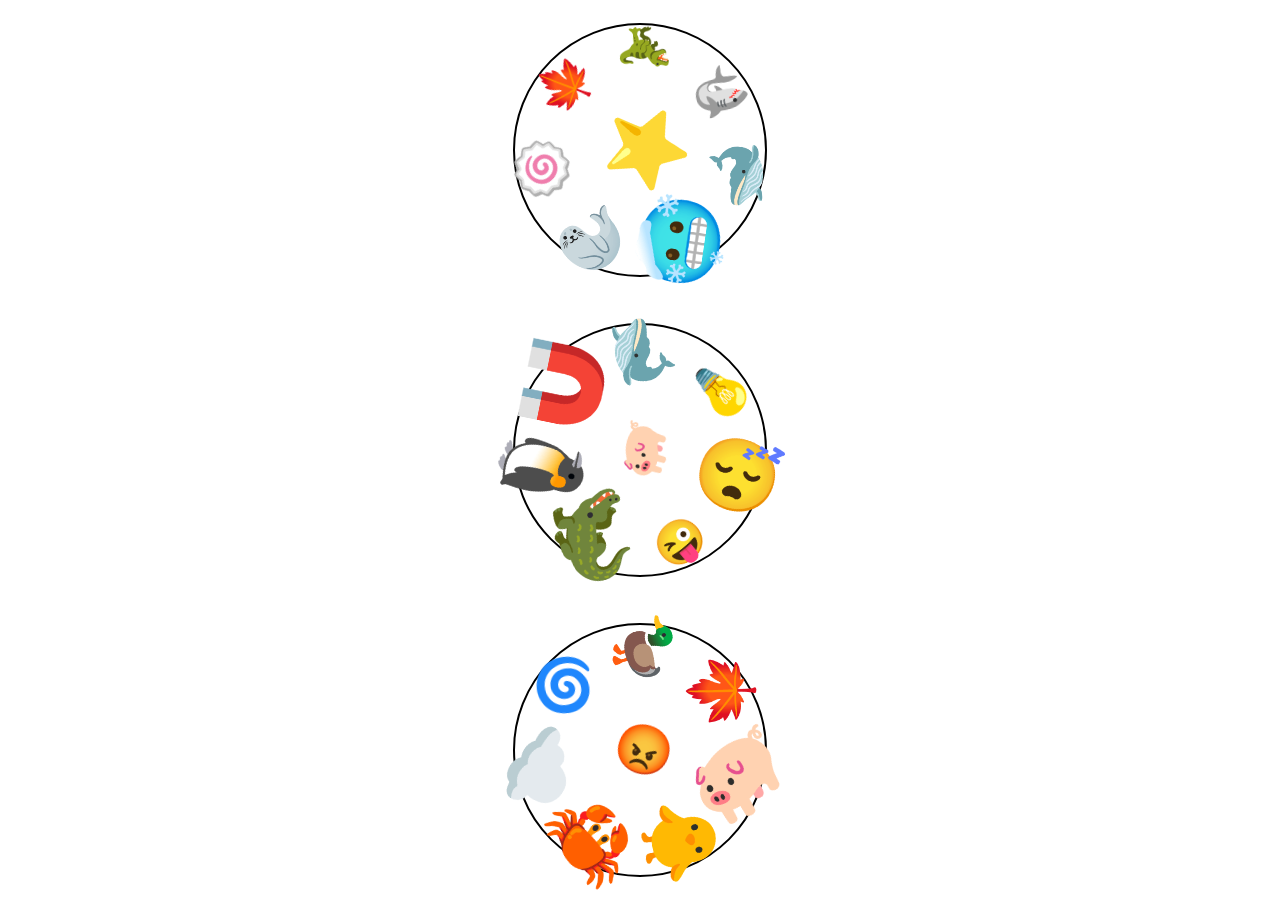
<file: index.html>
<!DOCTYPE html>
<html lang="en">
<head>
    <meta charset="UTF-8">
    <meta content="width=device-width, initial-scale=1.0, maximum-scale=1.0, user-scalable=no" name="viewport">
    <meta content="yes" name="apple-mobile-web-app-capable">
    <!--    <link rel="apple-touch-icon" href="icon.png">-->
    <meta content="black-translucent" name="apple-mobile-web-app-status-bar-style">
    <meta content="Jokkle" name="apple-mobile-web-app-title">
    <title>Jokkle</title>
    <script src="script.js"></script>
    <script>
        const playerCards = 20, playerCount = 2
        addEventListener("load", setup)
        function setup() {
            reset()
            //TODO: Define proper win state
        }
    </script>
    <link rel="stylesheet" href="style.css">
</head>
<body>
<div class="cardSlot" id="player1">
    <div class="itemSlot">
        <div class="item">🔘</div>
    </div>
    <div class="itemSlot">
        <div class="item">🔘</div>
    </div>
    <div class="itemSlot">
        <div class="item">🔘</div>
    </div>
    <div class="itemSlot">
        <div class="item">🔘</div>
    </div>
    <div class="itemSlot">
        <div class="item">🔘</div>
    </div>
    <div class="itemSlot">
        <div class="item">🔘</div>
    </div>
    <div class="itemSlot">
        <div class="item">🔘</div>
    </div>
    <div class="itemSlot centerSlot">
        <div class="item">🔘</div>
    </div>
</div>
<div class="cardSlot" id="center">
    <div class="itemSlot">
        <div class="item">🔘</div>
    </div>
    <div class="itemSlot">
        <div class="item">🔘</div>
    </div>
    <div class="itemSlot">
        <div class="item">🔘</div>
    </div>
    <div class="itemSlot">
        <div class="item">🔘</div>
    </div>
    <div class="itemSlot">
        <div class="item">🔘</div>
    </div>
    <div class="itemSlot">
        <div class="item">🔘</div>
    </div>
    <div class="itemSlot">
        <div class="item">🔘</div>
    </div>
    <div class="itemSlot centerSlot">
        <div class="item">🔘</div>
    </div>
</div>
<div class="cardSlot" id="player2">
    <div class="itemSlot">
        <div class="item">🔘</div>
    </div>
    <div class="itemSlot">
        <div class="item">🔘</div>
    </div>
    <div class="itemSlot">
        <div class="item">🔘</div>
    </div>
    <div class="itemSlot">
        <div class="item">🔘</div>
    </div>
    <div class="itemSlot">
        <div class="item">🔘</div>
    </div>
    <div class="itemSlot">
        <div class="item">🔘</div>
    </div>
    <div class="itemSlot">
        <div class="item">🔘</div>
    </div>
    <div class="itemSlot centerSlot">
        <div class="item">🔘</div>
    </div>
</div>
</body>
</html>
</file>
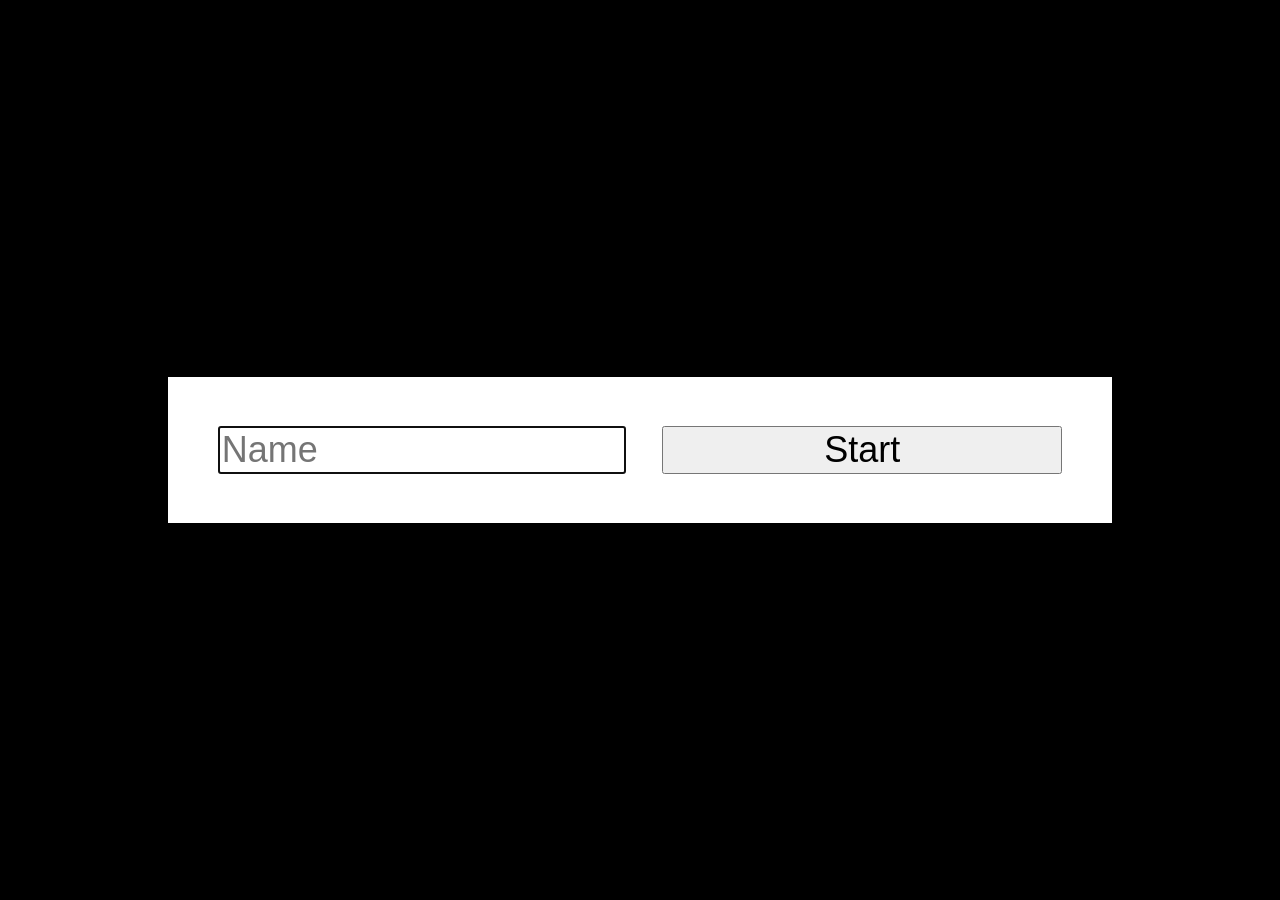
<file: solo.html>
<!DOCTYPE html>
<html lang="en">
<head>
    <meta charset="UTF-8">
    <meta content="width=device-width, initial-scale=1.0, maximum-scale=1.0, user-scalable=no" name="viewport">
    <meta content="yes" name="apple-mobile-web-app-capable">
    <!--    <link rel="apple-touch-icon" href="icon.png">-->
    <meta content="black-translucent" name="apple-mobile-web-app-status-bar-style">
    <meta content="Single Jokkle" name="apple-mobile-web-app-title">
    <title>Single Jokkle</title>
    <link rel="stylesheet" href="style.css">
    <style>
        #time, #highScores {
            font-family: monospace;
        }

        input {
            font-size: inherit;
            width: 70vw;
            max-width: 400px;
            margin: 10pt;
        }

        #splashScreen {
            border: none;

        }

        #splashScreen::backdrop {
            background-color: black;
        }
    </style>
    <script src="script.js"></script>
    <script>
        const playerCards = 20, playerCount = 1
        let playerName = "", highScores = []
        addEventListener("load", setup)

        function setup() {
            reset()
            getLocalStorage()
            document.getElementById("nameInput").value = playerName
            if (highScores === null) highScores = []
            displayScores()
            document.getElementById("startButton").addEventListener("click", startGame)
            document.getElementById("splashScreen").showModal()
        }

        function startGame() {
            //Set the player name
            playerName = document.getElementById("nameInput").value
            // Close the splash screen
            document.getElementById("splashScreen").close()
            // Start the timer
            startTimer(document.getElementById("time"))
        }

        function displayScores() { //Reads the list of highScores and displays them in order
            const scoreContainer = document.getElementById("highScores")
            if (highScores.length=== 0) return
            highScores.sort((a, b) => a.time - b.time)
            highScores.forEach((score, index) => {
                // Only display 5 scores
                if (index>4) return
                // Set the symbol
                let scoreSymbol = "▫️"
                switch (index) {
                    case 0:
                        scoreSymbol = "🥇"
                        break
                    case 1:
                        scoreSymbol = "🥈"
                        break
                    case 2:
                        scoreSymbol = "🥉"
                        break
                }
                //Create div
                let scoreDiv = document.createElement("div")
                scoreDiv.textContent += `${scoreSymbol}${convertTime(score.time)} ${score.name}`
                scoreContainer.appendChild(scoreDiv)
            })
        }
    </script>
</head>
<body>
<dialog id="splashScreen">
    <div id="highScores"></div>
    <div id="inputContainer">
        <label>
            <input id="nameInput" type="text" placeholder="Name">
            <input id="startButton" type="button" value="Start">
        </label>
    </div>
</dialog>
<div id="time">00:00.000</div>
<div class="cardSlot" id="center">
    <div class="itemSlot">
        <div class="item">🔘</div>
    </div>
    <div class="itemSlot">
        <div class="item">🔘</div>
    </div>
    <div class="itemSlot">
        <div class="item">🔘</div>
    </div>
    <div class="itemSlot">
        <div class="item">🔘</div>
    </div>
    <div class="itemSlot">
        <div class="item">🔘</div>
    </div>
    <div class="itemSlot">
        <div class="item">🔘</div>
    </div>
    <div class="itemSlot">
        <div class="item">🔘</div>
    </div>
    <div class="itemSlot centerSlot">
        <div class="item">🔘</div>
    </div>
</div>
<div class="cardSlot" id="player1">
    <div class="itemSlot">
        <div class="item">🔘</div>
    </div>
    <div class="itemSlot">
        <div class="item">🔘</div>
    </div>
    <div class="itemSlot">
        <div class="item">🔘</div>
    </div>
    <div class="itemSlot">
        <div class="item">🔘</div>
    </div>
    <div class="itemSlot">
        <div class="item">🔘</div>
    </div>
    <div class="itemSlot">
        <div class="item">🔘</div>
    </div>
    <div class="itemSlot">
        <div class="item">🔘</div>
    </div>
    <div class="itemSlot centerSlot">
        <div class="item">🔘</div>
    </div>
</div>
</body>
</html>
</file>
<file: style.css>
:root {
    color-scheme: light dark;
    font-size: max(20pt, min(4vh, 4vw));
    font-family: sans-serif;
}

body {
    touch-action: manipulation;
    -webkit-touch-callout: none; /* iOS Safari */
    -webkit-user-select: none; /* Safari */
    -moz-user-select: none; /* Old versions of Firefox */
    -ms-user-select: none; /* Internet Explorer/Edge */
    user-select: none;

    position: fixed;
    display: grid;
    /*grid-template-rows: 20dvh 80dvh;*/
    align-items: center;
    justify-items: center;
    height: 100dvh;
    width: 100dvw;
    margin: 0;
}

.cardSlot {
    --radius: 100px;
    border: 2pt solid black;
    border-radius: 50%;

    position: relative;
    width: 250px;
    aspect-ratio: 1;
}
.spin {
    animation: spin 0.5s ease-in-out;
    pointer-events: none;
}
@keyframes spin {
    100% {
        transform:rotate(360deg);
    }
}
#center {
    pointer-events: none;
}

.itemSlot {
    --i: 0;

    position: absolute;
    top: 50%;
    left: 50%;

    width: 60px;
    aspect-ratio: 1;
    border-radius: 50%;
    /*border: 2pt solid black;*/
    display: grid;
    align-items: center;
    justify-items: center;
    font-size: 1.5em;

    transform: translate(-50%, -50%) rotate(calc(var(--i) * 360deg / 7)) translateY(calc(-1 * var(--radius)));
}

.itemSlot:nth-child(1) {
    --i: 0;
}

.itemSlot:nth-child(2) {
    --i: 1;
}

.itemSlot:nth-child(3) {
    --i: 2;
}

.itemSlot:nth-child(4) {
    --i: 3;
}

.itemSlot:nth-child(5) {
    --i: 4;
}

.itemSlot:nth-child(6) {
    --i: 5;
}

.itemSlot:nth-child(7) {
    --i: 6;
}

.itemSlot:nth-child(8) {
    top: 50%;
    left: 50%;
    transform: translate(-50%, -50%);
}
</file>
